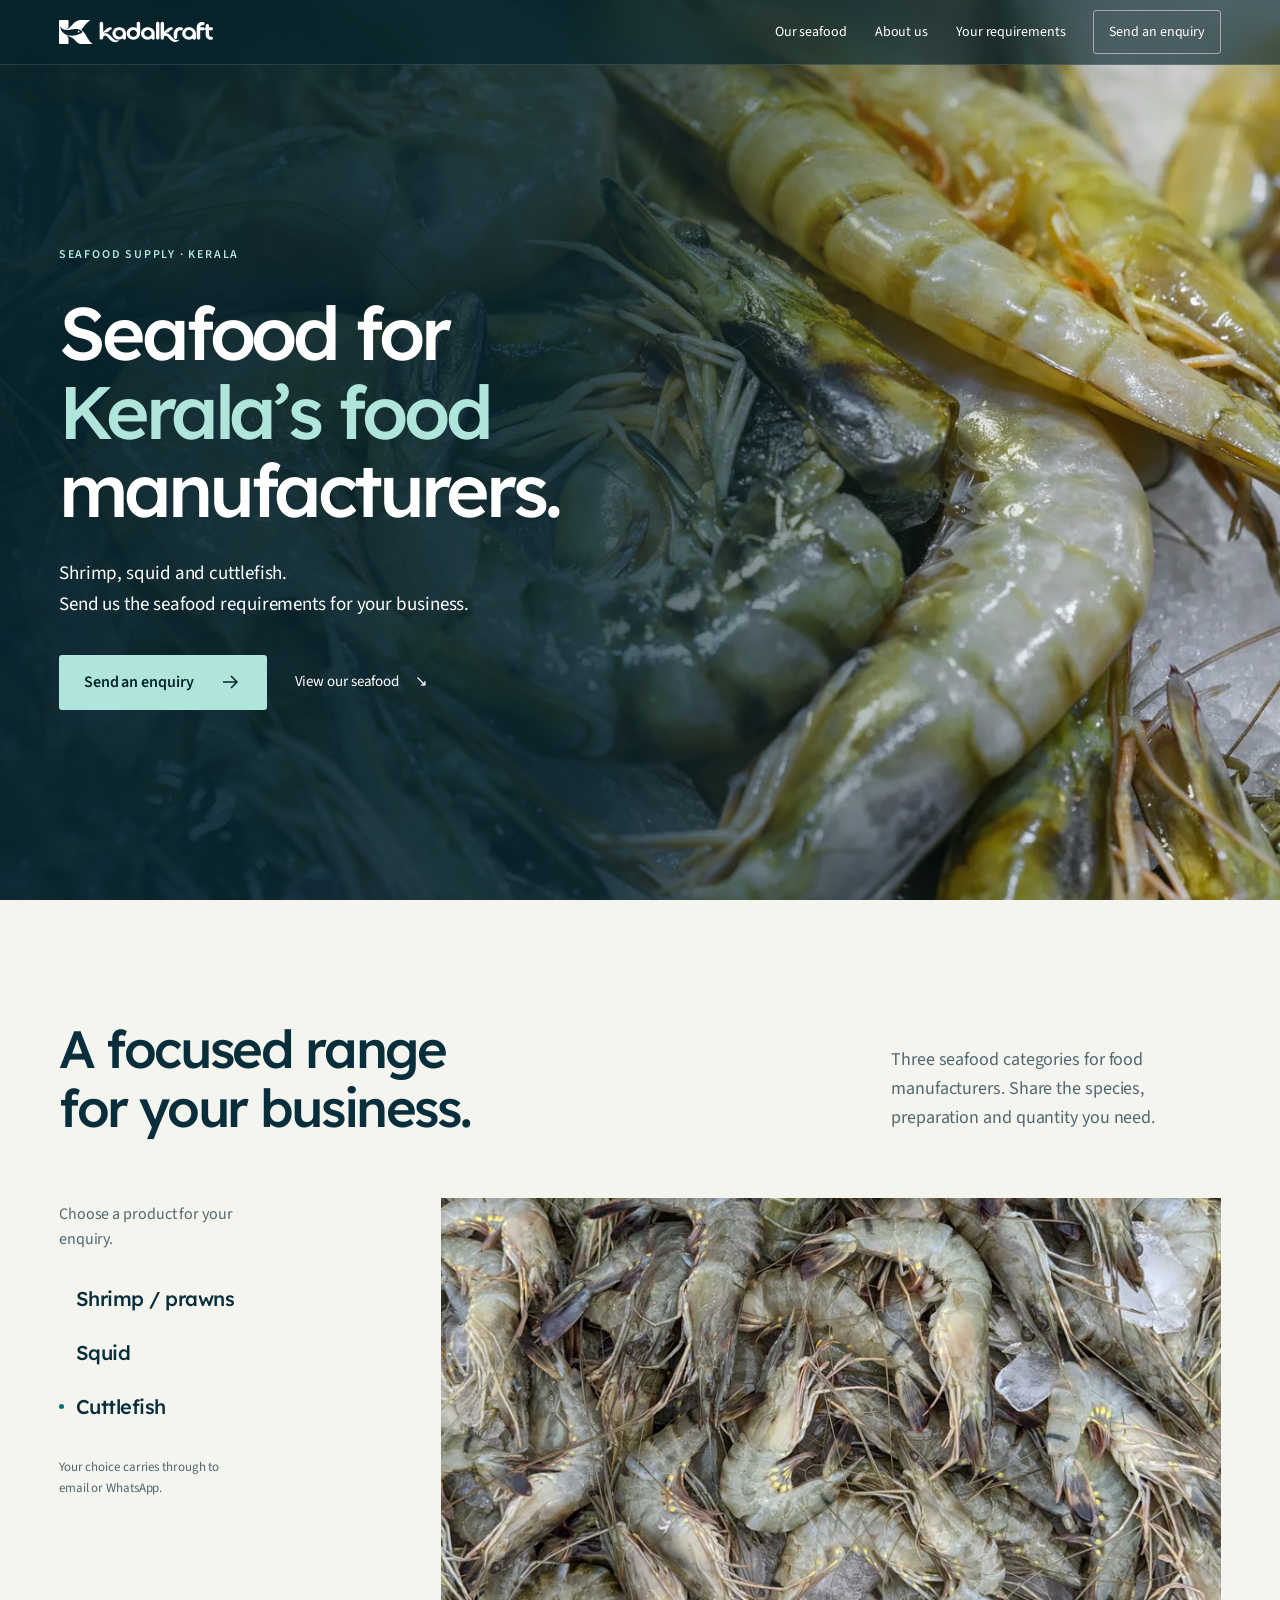
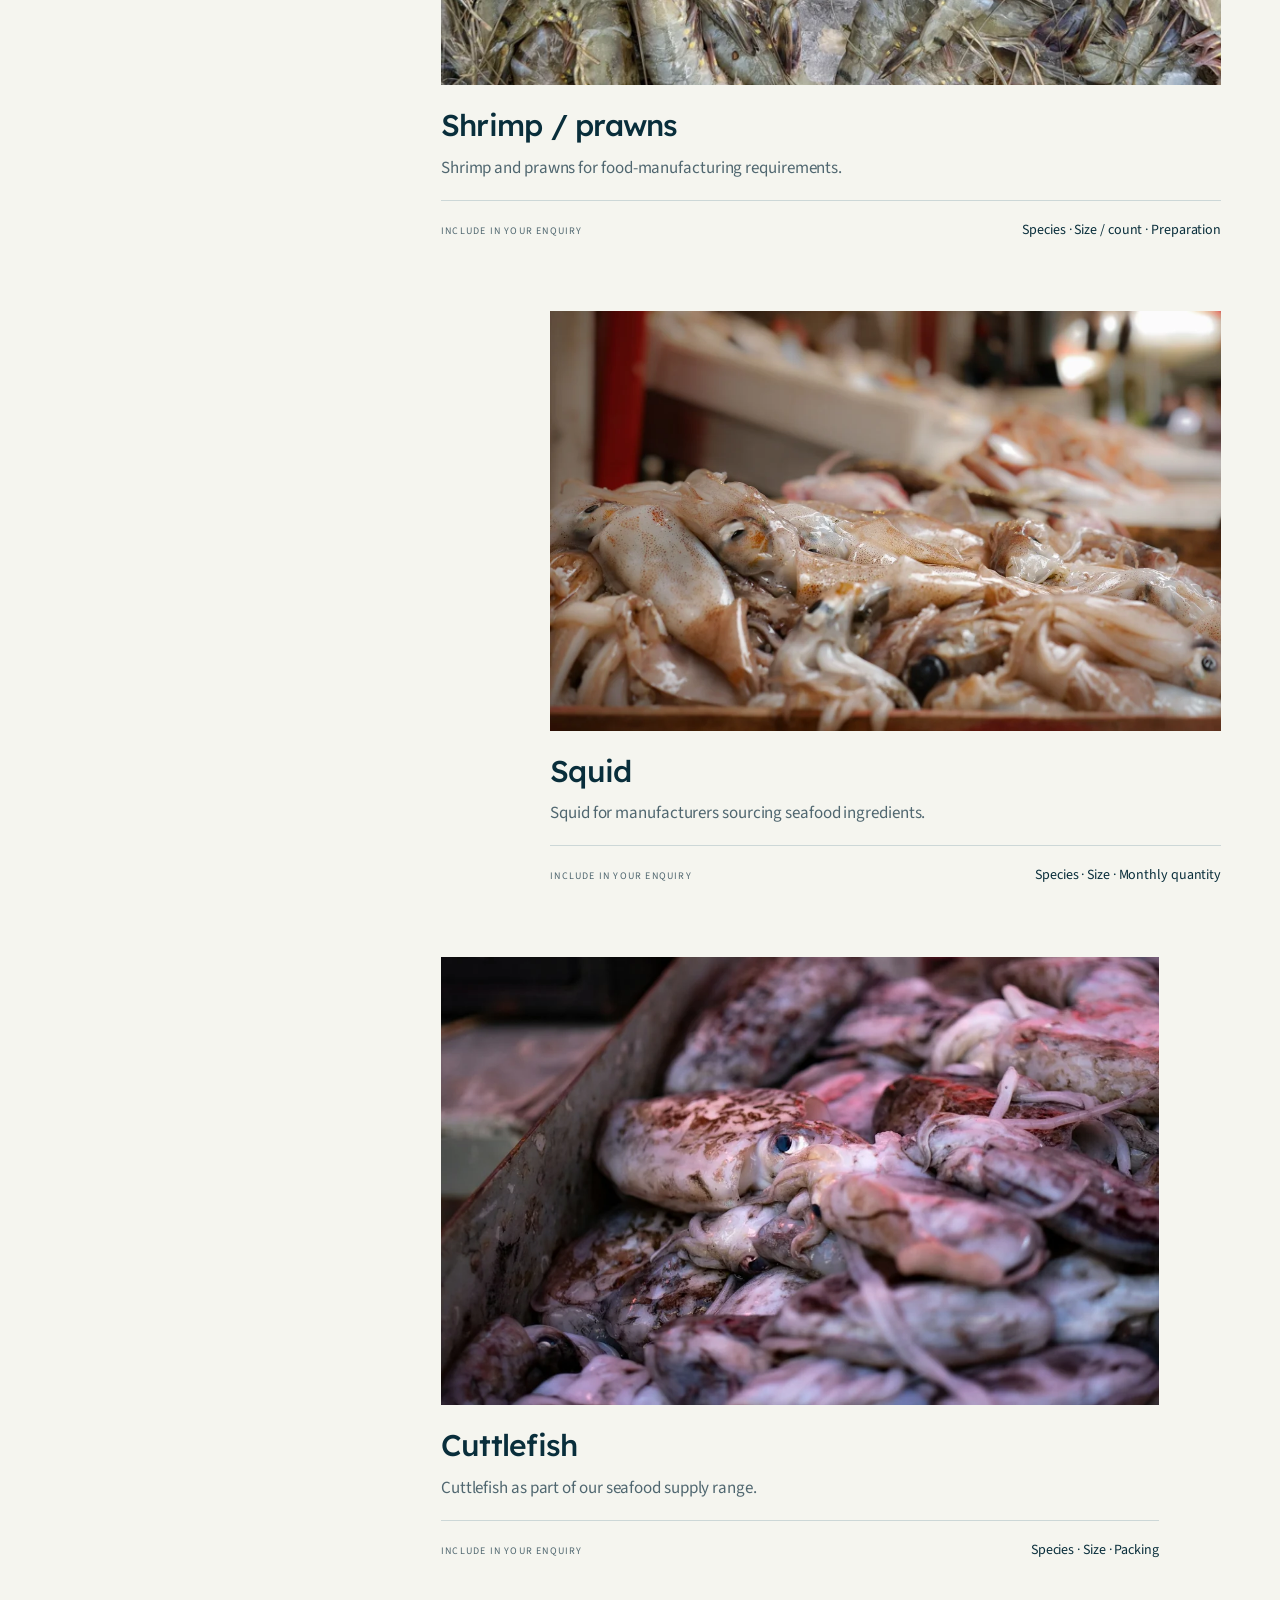
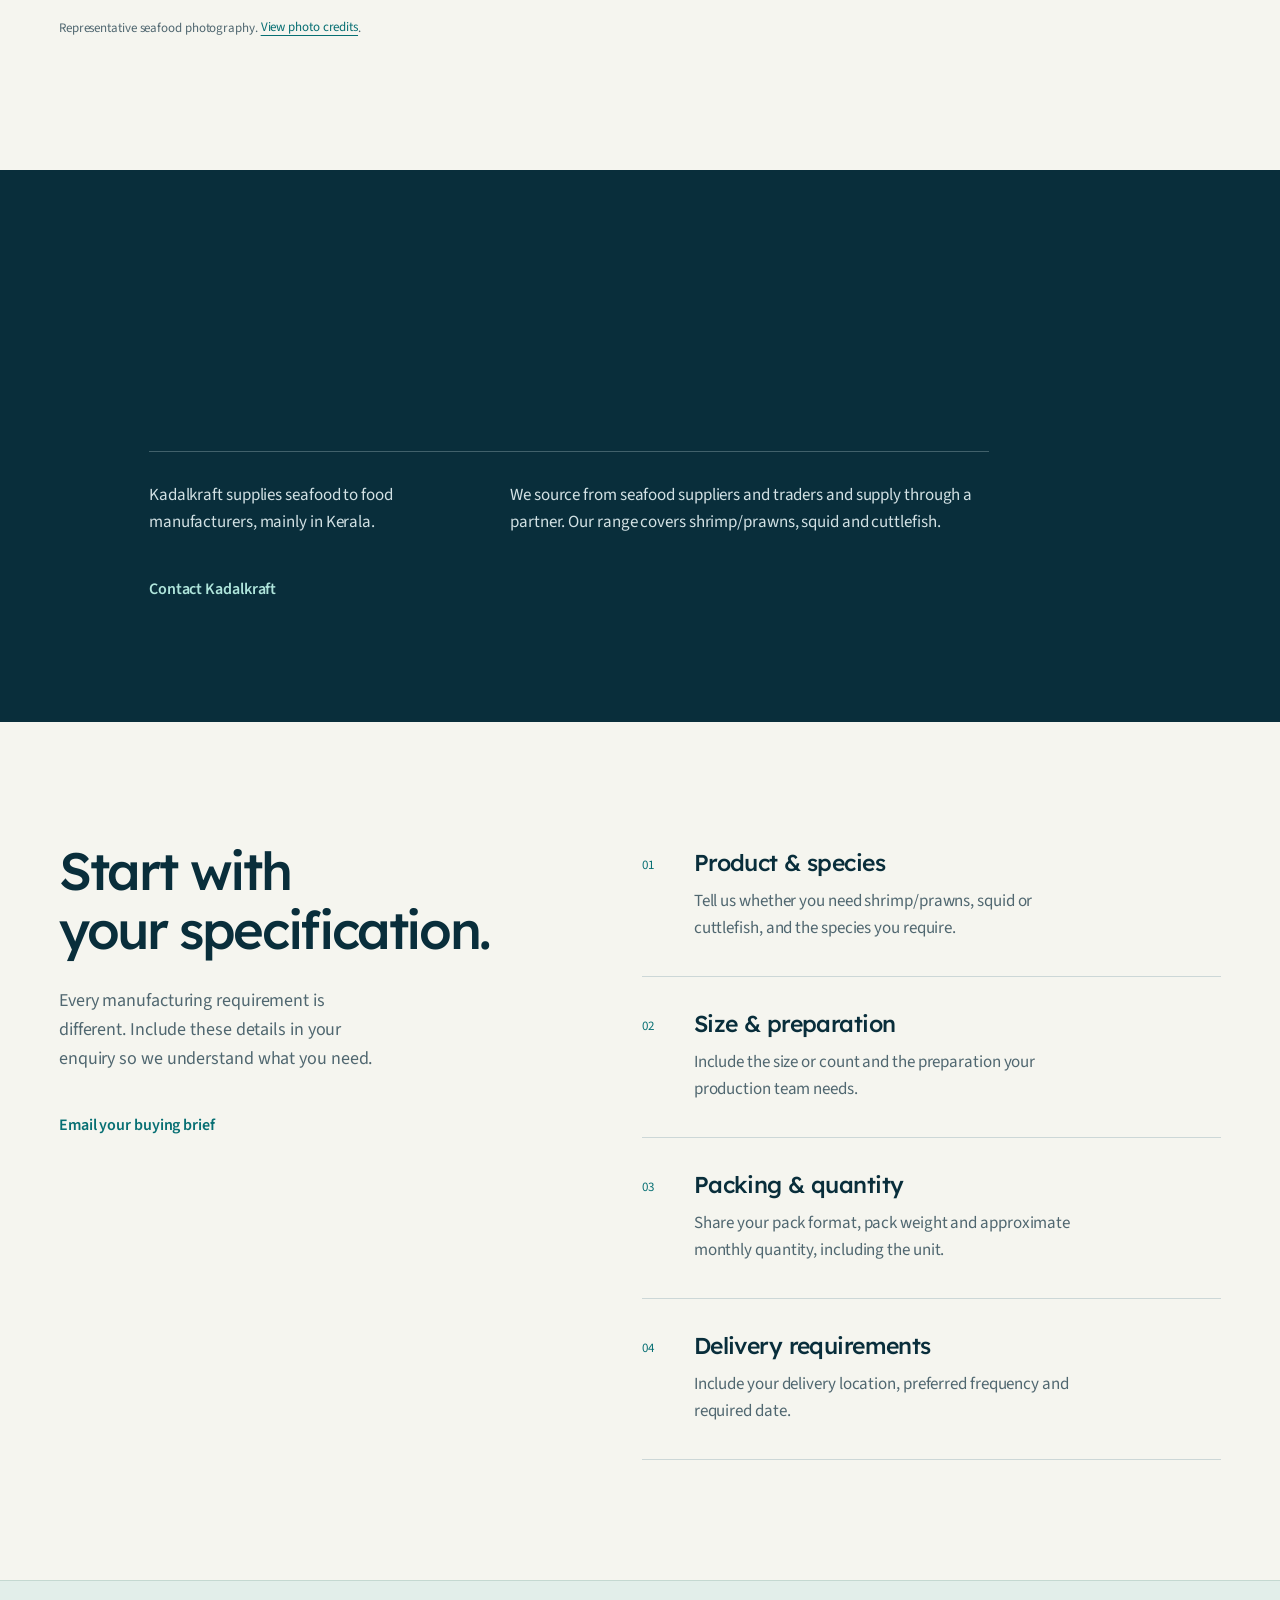
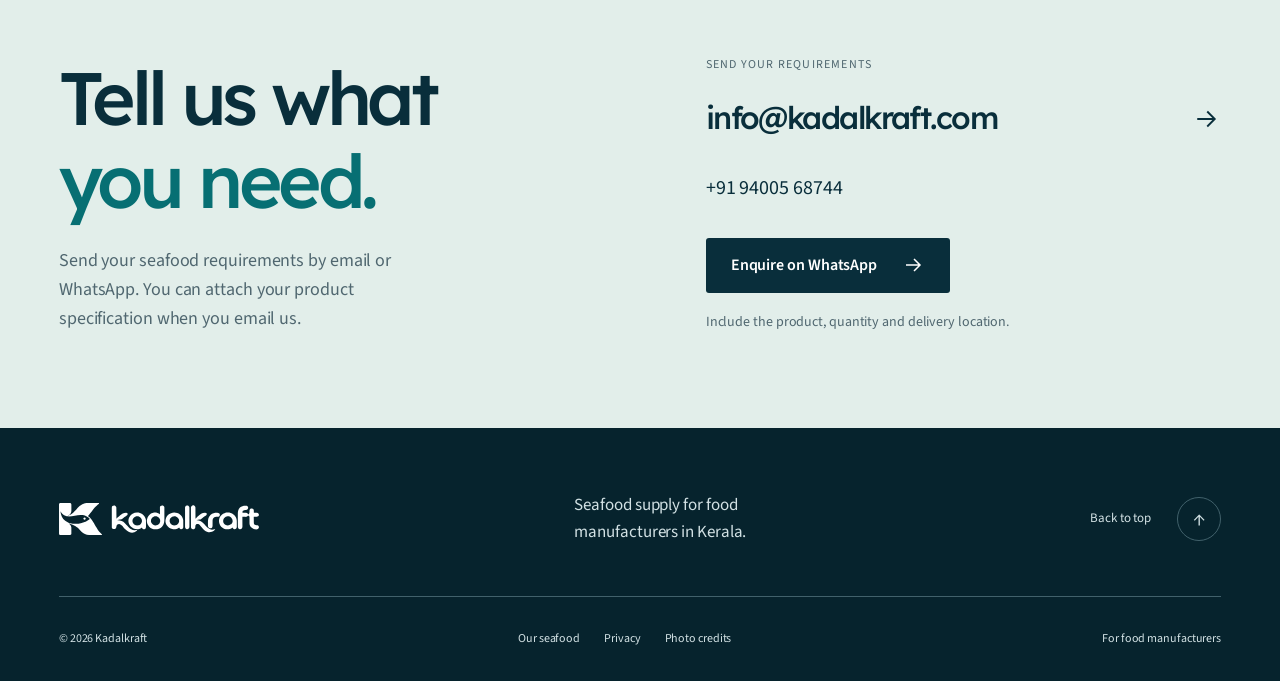
<file: index.html>
<!doctype html>
<html lang="en" data-mode="live">
<head>
<meta charset="utf-8"><meta name="viewport" content="width=device-width, initial-scale=1"><meta name="theme-color" content="#092e3b">
<title>Kadalkraft | Seafood supply for food manufacturers in Kerala</title>
<meta name="description" content="Kadalkraft supplies shrimp, squid and cuttlefish to food manufacturers, mainly in Kerala. Send us your product requirements.">
<meta property="og:type" content="website"><meta property="og:title" content="Kadalkraft | Seafood supply for food manufacturers in Kerala">
<meta property="og:description" content="Shrimp, squid and cuttlefish for food manufacturers, mainly in Kerala.">
<meta property="og:image" content="https://kadalkraft.com/assets/photography/hero-prawns-1600.webp"><meta property="og:url" content="https://kadalkraft.com/"><meta name="twitter:card" content="summary_large_image">
<link rel="canonical" href="https://kadalkraft.com/">
<link rel="icon" href="assets/favicon.ico" sizes="any"><link rel="apple-touch-icon" href="assets/avatar.png">
<script src="config.js"></script>
<link rel="preload" href="assets/fonts/lexend-latin-500.woff2" as="font" type="font/woff2" crossorigin>
<link rel="preload" href="assets/fonts/source-sans-3-latin.woff2" as="font" type="font/woff2" crossorigin>
<link rel="stylesheet" href="assets/scrollcraft/scrollcraft.css"><link rel="stylesheet" href="styles.css">
<script src="app.js" defer></script><script src="anim.js" defer></script><script src="assets/scrollcraft/scrollcraft.js" defer></script><script src="scrollcraft-page.js" defer></script>
<script type="application/ld+json">{"@context": "https://schema.org", "@type": "Organization", "name": "Kadalkraft", "url": "https://kadalkraft.com/", "email": "info@kadalkraft.com", "telephone": "+919400568744"}</script>

<link rel="preload" as="image" href="assets/photography/hero-prawns-1600.webp" imagesrcset="assets/photography/hero-prawns-900.webp 900w, assets/photography/hero-prawns-1600.webp 1600w, assets/photography/hero-prawns.webp 2400w" imagesizes="100vw">
</head>
<body><a class="skip-link" href="#main">Skip to content</a><header class="site-header home-header"><div class="container header-inner">
<a class="brand" href="index.html" aria-label="Kadalkraft home"><img class="logo-dark" src="assets/logo.svg" width="1017" height="180" alt="Kadalkraft"><img class="logo-light" src="assets/logo-white.svg" width="1017" height="180" alt="" aria-hidden="true"></a>
<a class="mobile-enquiry" href="index.html#enquiry">Enquire</a><button class="menu-toggle" type="button" aria-expanded="false" aria-controls="main-nav">Menu</button>
<nav id="main-nav" class="main-nav" aria-label="Main navigation"><a href="index.html#products">Our seafood</a><a href="index.html#about">About us</a><a href="index.html#specification">Your requirements</a><a class="button button-small" href="index.html#enquiry">Send an enquiry</a></nav>
</div></header>
<main id="main">
<section class="hero" id="home" aria-labelledby="hero-title">
<div class="hero-photograph"><img data-scroll-image src="assets/photography/hero-prawns-1600.webp" srcset="assets/photography/hero-prawns-900.webp 900w, assets/photography/hero-prawns-1600.webp 1600w, assets/photography/hero-prawns.webp 2400w" sizes="100vw" width="2400" height="1800" alt="Representative photograph of raw prawns on crushed ice" fetchpriority="high"></div>
<div class="container hero-inner"><div class="hero-copy"><p class="eyebrow hero-reveal">Seafood supply · Kerala</p><h1 id="hero-title" class="hero-reveal">Seafood for<br><span>Kerala’s food</span><br>manufacturers.</h1><p class="hero-description hero-reveal">Shrimp, squid and cuttlefish.<br>Send us the seafood requirements for your business.</p><div class="hero-actions hero-reveal"><a class="button button-light" href="#enquiry">Send an enquiry <svg viewBox="0 0 24 24" fill="none" aria-hidden="true"><path d="M5 12h14M13 6l6 6-6 6" stroke="currentColor" stroke-width="1.5"/></svg></a><a class="hero-secondary" href="#products">View our seafood <span aria-hidden="true">↘</span></a></div></div></div>
</section>

<section class="section products-section container" id="products" aria-labelledby="products-title"><div class="section-heading reveal"><div><h2 id="products-title">A focused range<br>for your business.</h2></div><p>Three seafood categories for food manufacturers. Share the species, preparation and quantity you need.</p></div>
<div class="catalogue"><aside class="catalogue-index"><p data-catalogue-prompt>Browse our seafood range.</p><nav aria-label="Seafood catalogue"><a href="#product-shrimp" data-enquiry-product="Shrimp / prawns">Shrimp / prawns</a><a href="#product-squid" data-enquiry-product="Squid">Squid</a><a href="#product-cuttlefish" data-enquiry-product="Cuttlefish">Cuttlefish</a></nav><p class="selection-hint" hidden>Your choice carries through to email or WhatsApp.</p></aside><div class="product-grid">
<article class="product-card" id="product-shrimp" data-sc-act="flow"><figure class="product-photo" data-sc-reveal="up" data-sc-reveal-at="0 .32"><img data-scroll-image src="assets/photography/shrimp.webp" width="900" height="1200" alt="Representative photograph of raw prawns on ice" loading="lazy"></figure><div class="product-title"><h3>Shrimp / prawns</h3></div><p>Shrimp and prawns for food-manufacturing requirements.</p><dl class="product-detail"><dt>Include in your enquiry</dt><dd>Species · Size / count · Preparation</dd></dl></article>
<article class="product-card" id="product-squid" data-sc-act="flow"><figure class="product-photo" data-sc-reveal="up" data-sc-reveal-at="0 .32"><img data-scroll-image src="assets/photography/squid.webp" width="1200" height="800" alt="Representative photograph of squid at a seafood market" loading="lazy"></figure><div class="product-title"><h3>Squid</h3></div><p>Squid for manufacturers sourcing seafood ingredients.</p><dl class="product-detail"><dt>Include in your enquiry</dt><dd>Species · Size · Monthly quantity</dd></dl></article>
<article class="product-card" id="product-cuttlefish" data-sc-act="flow"><figure class="product-photo product-photo-cuttlefish" data-sc-reveal="up" data-sc-reveal-at="0 .32"><img data-scroll-image src="assets/photography/cuttlefish.webp" width="1400" height="933" alt="Representative photograph of cuttlefish at a seafood market" loading="lazy"></figure><div class="product-title"><h3>Cuttlefish</h3></div><p>Cuttlefish as part of our seafood supply range.</p><dl class="product-detail"><dt>Include in your enquiry</dt><dd>Species · Size · Packing</dd></dl></article>
</div></div><p class="photo-note">Representative seafood photography. <a href="credits.html">View photo credits</a>.</p>
</section>
<section class="about-section" data-sc-act="flow" id="about" aria-labelledby="about-title"><div class="container about-grid"><div class="about-copy"><h2 id="about-title" data-sc-cue="0" data-sc-rise="0" data-sc-kinetic="lines">Seafood supply with<br>a focus on <span>food manufacturing.</span></h2><div class="about-details reveal"><p>Kadalkraft supplies seafood to food manufacturers, mainly in Kerala.</p><p>We source from seafood suppliers and traders and supply through a partner. Our range covers shrimp/prawns, squid and cuttlefish.</p></div><a class="text-link light-link reveal" href="#enquiry">Contact Kadalkraft</a></div></div></section>
<section class="section specification-section container" id="specification" aria-labelledby="spec-title"><div class="spec-intro"><h2 id="spec-title" class="reveal">Start with<br>your specification.</h2><p class="reveal">Every manufacturing requirement is different. Include these details in your enquiry so we understand what you need.</p><a class="text-link reveal" href="mailto:info@kadalkraft.com">Email your buying brief</a></div><ol class="spec-list">
<li class="reveal"><span class="spec-number" aria-hidden="true">01</span><div><h3>Product & species</h3><p>Tell us whether you need shrimp/prawns, squid or cuttlefish, and the species you require.</p></div></li>
<li class="reveal"><span class="spec-number" aria-hidden="true">02</span><div><h3>Size & preparation</h3><p>Include the size or count and the preparation your production team needs.</p></div></li>
<li class="reveal"><span class="spec-number" aria-hidden="true">03</span><div><h3>Packing & quantity</h3><p>Share your pack format, pack weight and approximate monthly quantity, including the unit.</p></div></li>
<li class="reveal"><span class="spec-number" aria-hidden="true">04</span><div><h3>Delivery requirements</h3><p>Include your delivery location, preferred frequency and required date.</p></div></li>
</ol></section>
<section class="enquiry-section" id="enquiry" aria-labelledby="enquiry-title"><div class="container"><div class="enquiry-grid"><div class="enquiry-copy"><h2 id="enquiry-title" class="reveal">Tell us what<br><span>you need.</span></h2><p class="reveal">Send your seafood requirements by email or WhatsApp. You can attach your product specification when you email us.</p></div><div class="enquiry-panel reveal"><div id="contact-fallback" class="contact-fallback"><p class="contact-label">Send your requirements</p><div class="selected-product" hidden><p aria-live="polite" id="selected-product-label"></p><button type="button" id="clear-product">Clear choice</button></div><a class="contact-email" href="mailto:info@kadalkraft.com">info@kadalkraft.com <svg viewBox="0 0 24 24" fill="none" aria-hidden="true"><path d="M5 12h14M13 6l6 6-6 6" stroke="currentColor" stroke-width="1.5"/></svg></a><a class="phone-link" href="tel:+919400568744">+91 94005 68744</a><a class="button whatsapp-button" href="https://wa.me/919400568744" target="_blank" rel="noopener noreferrer">Enquire on WhatsApp <svg viewBox="0 0 24 24" fill="none" aria-hidden="true"><path d="M5 12h14M13 6l6 6-6 6" stroke="currentColor" stroke-width="1.5"/></svg><span class="sr-only"> (opens a new tab)</span></a><p class="contact-note">Include the product, quantity and delivery location.</p></div><form id="enquiry-form" class="enquiry-form" hidden novalidate><h3>Send an enquiry</h3><p class="required-note">Fields marked * are required.</p><div class="error-summary" id="error-summary" role="alert" tabindex="-1" hidden></div><div class="form-grid"><div class="field"><label for="name">Name *</label><input id="name" name="name" type="text" autocomplete="name" maxlength="100" required aria-describedby="name-error"><p id="name-error" class="field-error" hidden></p></div><div class="field"><label for="company">Company *</label><input id="company" name="company" type="text" autocomplete="organization" maxlength="150" required aria-describedby="company-error"><p id="company-error" class="field-error" hidden></p></div><div class="field"><label for="phone">Phone</label><input id="phone" name="phone" type="tel" autocomplete="tel" maxlength="40" aria-describedby="phone-error"><p id="phone-error" class="field-error" hidden></p></div><div class="field"><label for="email">Email *</label><input id="email" name="email" type="email" autocomplete="email" maxlength="254" required aria-describedby="email-error"><p id="email-error" class="field-error" hidden></p></div>
    <div class="field full-width"><label for="product">Product needed *</label><select id="product" name="product" required aria-describedby="product-error"><option value="">Select the product you need</option><option>Shrimp / prawns</option><option>Squid</option><option>Cuttlefish</option><option>Multiple products</option></select><p id="product-error" class="field-error" hidden></p></div>
    <div class="field full-width"><label for="quantity">Approximate monthly quantity, with unit *</label><input id="quantity" name="quantity" required maxlength="100" aria-describedby="quantity-hint quantity-error"><p id="quantity-hint" class="field-hint">Enter the quantity and unit your business requires per month.</p><p id="quantity-error" class="field-error" hidden></p></div>
    <div class="field"><label for="location">Delivery location in Kerala *</label><input id="location" name="location" required maxlength="150" aria-describedby="location-error"><p id="location-error" class="field-error" hidden></p></div>
    <div class="field"><label for="frequency">Preferred delivery frequency</label><input id="frequency" name="frequency" maxlength="150" aria-describedby="frequency-error"><p id="frequency-error" class="field-error" hidden></p></div>
    <div class="field full-width"><label for="notes">Notes</label><textarea id="notes" name="notes" rows="4" maxlength="3000" aria-describedby="notes-hint notes-error"></textarea><p id="notes-hint" class="field-hint">Include preferred size/count, preparation, pack weight and required date.</p><p id="notes-error" class="field-error" hidden></p></div>
  </div><div class="honeypot" aria-hidden="true"><label for="website">Leave this field empty</label><input id="website" name="_gotcha" tabindex="-1" autocomplete="off"></div><button class="button" id="submit-enquiry" type="submit" disabled>Send enquiry</button><p class="form-privacy">Read our <a href="privacy.html">privacy information</a> before sending.</p><p id="form-status" class="form-status" role="status" aria-live="polite" data-form-state></p></form></div></div></div></section>
</main><footer class="site-footer"><div class="container"><div class="footer-main"><a class="footer-brand" href="index.html" aria-label="Kadalkraft home"><img src="assets/logo-white.svg" width="1017" height="180" alt="Kadalkraft"></a><p>Seafood supply for food<br>manufacturers in Kerala.</p><a class="back-top" href="#main">Back to top <span aria-hidden="true">↑</span></a></div><div class="footer-bottom"><p>© <span data-year>2026</span> Kadalkraft</p><nav aria-label="Footer navigation"><a href="index.html#products">Our seafood</a><a href="privacy.html">Privacy</a><a href="credits.html">Photo credits</a></nav><span>For food manufacturers</span></div></div></footer></body></html>
</file>
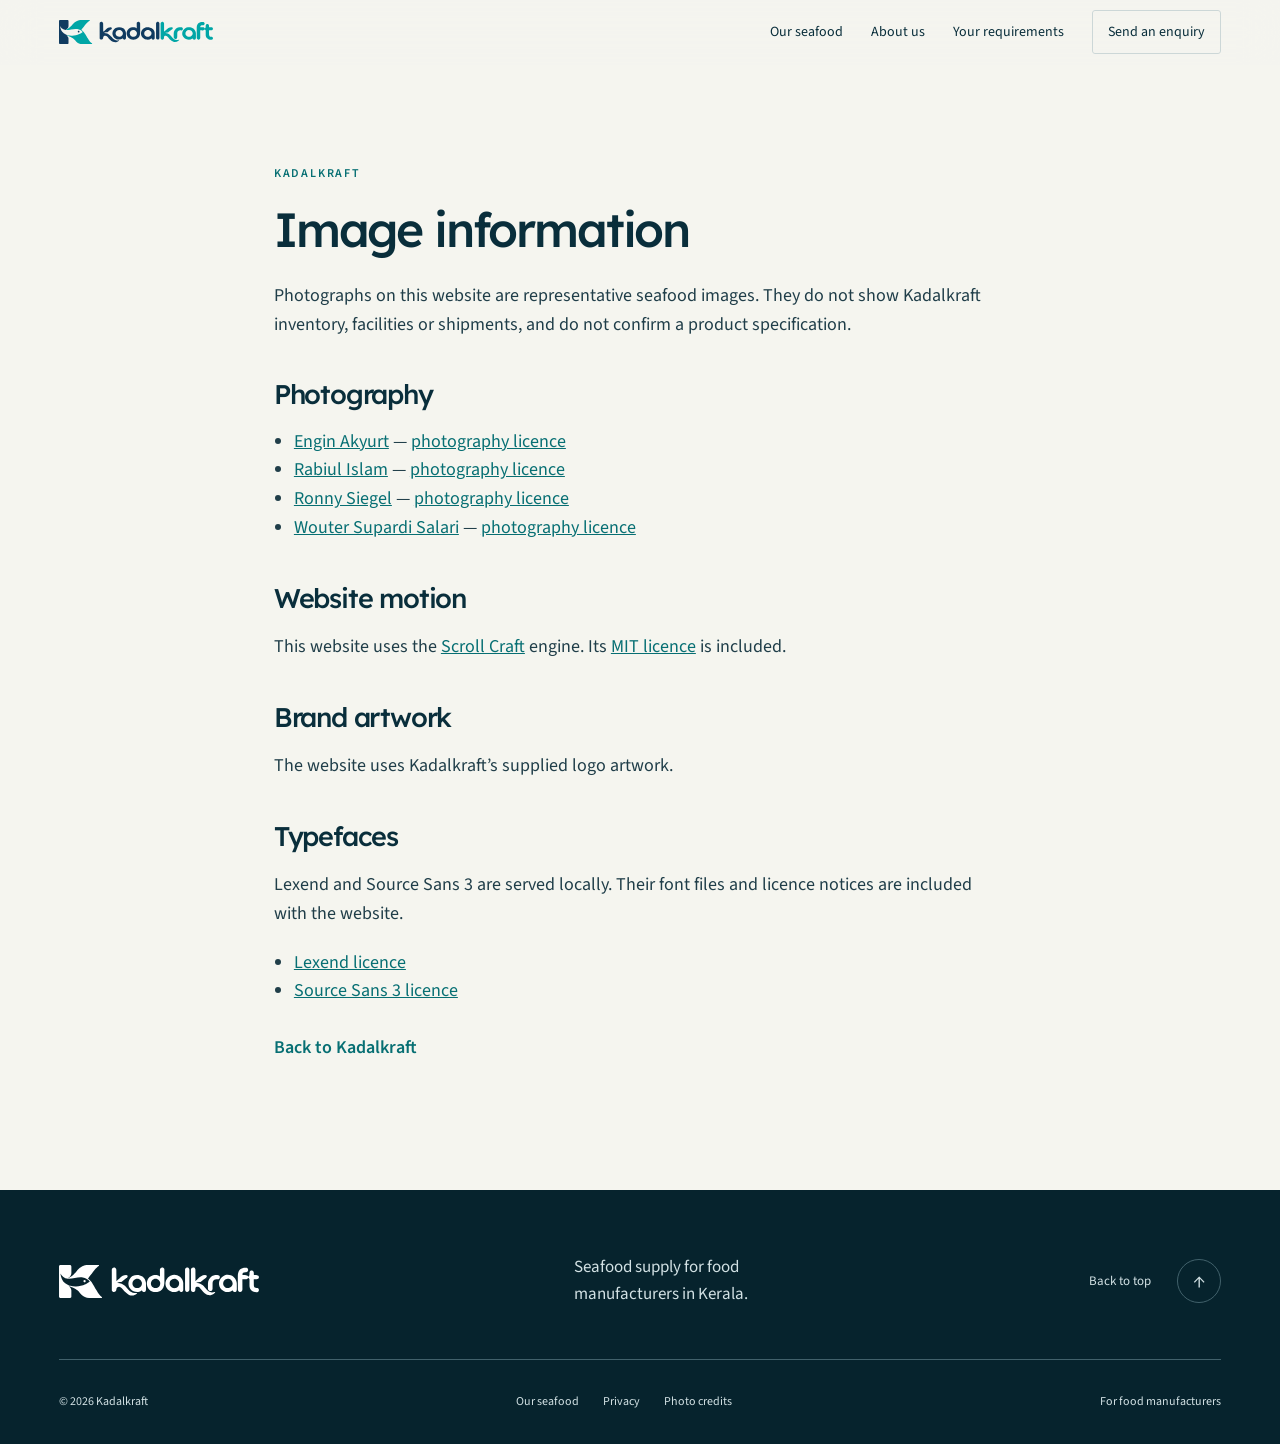
<file: credits.html>
<!doctype html>
<html lang="en" data-mode="live">
<head>
  <meta charset="utf-8">
  <meta name="viewport" content="width=device-width, initial-scale=1">
  <meta name="theme-color" content="#092e3b">
  <title>Image information | Kadalkraft</title>
  <meta name="description" content="Information about Kadalkraft brand artwork and typefaces.">
  <meta property="og:type" content="website">
  <meta property="og:title" content="Image information | Kadalkraft">
  <meta property="og:description" content="Information about Kadalkraft brand artwork and typefaces.">
  <meta property="og:image" content="https://kadalkraft.com/assets/avatar.png">
  <meta property="og:url" content="https://kadalkraft.com/credits.html">
  <meta name="twitter:card" content="summary">
  <link rel="canonical" href="https://kadalkraft.com/credits.html">
  <link rel="icon" href="assets/favicon.ico" sizes="any">
  <link rel="apple-touch-icon" href="assets/avatar.png">
  <script src="config.js"></script>
  <link rel="preload" href="assets/fonts/lexend-latin-500.woff2" as="font" type="font/woff2" crossorigin>
  <link rel="preload" href="assets/fonts/source-sans-3-latin.woff2" as="font" type="font/woff2" crossorigin>
  <link rel="stylesheet" href="styles.css">
  <script src="app.js" defer></script><script src="anim.js" defer></script>
</head>
<body>
<a class="skip-link" href="#main">Skip to content</a>

<header class="site-header"><div class="container header-inner">
<a class="brand" href="index.html" aria-label="Kadalkraft home"><img src="assets/logo.svg" width="1017" height="180" alt="Kadalkraft"></a>
<a class="mobile-enquiry" href="index.html#enquiry">Enquire</a><button class="menu-toggle" type="button" aria-expanded="false" aria-controls="main-nav">Menu</button>
<nav id="main-nav" class="main-nav" aria-label="Main navigation"><a href="index.html#products">Our seafood</a><a href="index.html#about">About us</a><a href="index.html#specification">Your requirements</a><a class="button button-small" href="index.html#enquiry">Send an enquiry</a></nav>
</div></header>
<main id="main" class="container legal-page"><p class="eyebrow">Kadalkraft</p><h1>Image information</h1><p>Photographs on this website are representative seafood images. They do not show Kadalkraft inventory, facilities or shipments, and do not confirm a product specification.</p><h2>Photography</h2><ul><li><a href="https://unsplash.com/photos/fresh-raw-shrimp-piled-on-ice-qP8zLRp4uf0">Engin Akyurt</a> — <a href="https://unsplash.com/license">photography licence</a></li><li><a href="https://www.pexels.com/photo/gray-shrimps-with-ice-12417979/">Rabiul Islam</a> — <a href="https://www.pexels.com/license/">photography licence</a></li><li><a href="https://www.pexels.com/photo/close-up-shot-of-squid-in-the-market-9995821/">Ronny Siegel</a> — <a href="https://www.pexels.com/license/">photography licence</a></li><li><a href="https://unsplash.com/photos/a-box-filled-with-lots-of-cut-up-fish-EcWVExidGx0">Wouter Supardi Salari</a> — <a href="https://unsplash.com/license">photography licence</a></li></ul><h2>Website motion</h2><p>This website uses the <a href="https://github.com/nateherkai/scroll-craft">Scroll Craft</a> engine. Its <a href="assets/scrollcraft/LICENSE">MIT licence</a> is included.</p><h2>Brand artwork</h2><p>The website uses Kadalkraft’s supplied logo artwork.</p><h2>Typefaces</h2><p>Lexend and Source Sans 3 are served locally. Their font files and licence notices are included with the website.</p><ul><li><a href="assets/fonts/Lexend-OFL.txt">Lexend licence</a></li><li><a href="assets/fonts/Source-Sans-3-OFL.txt">Source Sans 3 licence</a></li></ul><p><a class="text-link" href="index.html">Back to Kadalkraft</a></p></main>
<footer class="site-footer"><div class="container"><div class="footer-main"><a class="footer-brand" href="index.html" aria-label="Kadalkraft home"><img src="assets/logo-white.svg" width="1017" height="180" alt="Kadalkraft"></a><p>Seafood supply for food<br>manufacturers in Kerala.</p><a class="back-top" href="#main">Back to top <span aria-hidden="true">↑</span></a></div><div class="footer-bottom"><p>© <span data-year>2026</span> Kadalkraft</p><nav aria-label="Footer navigation"><a href="index.html#products">Our seafood</a><a href="privacy.html">Privacy</a><a href="credits.html">Photo credits</a></nav><span>For food manufacturers</span></div></div></footer>
</body>
</html>
</file>
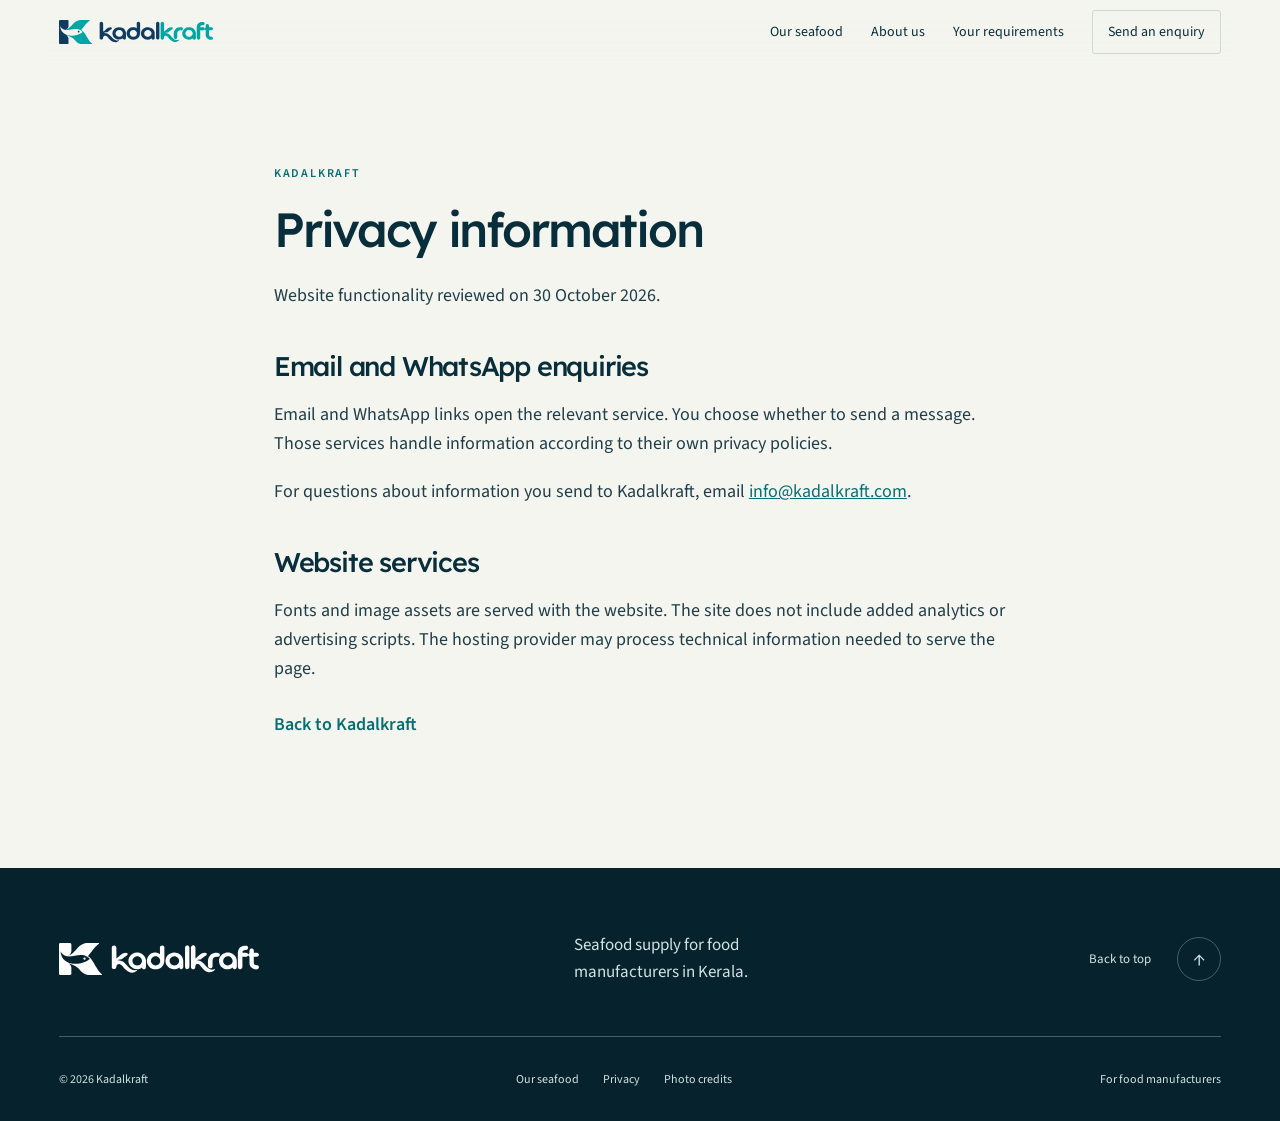
<file: privacy.html>
<!doctype html>
<html lang="en" data-mode="live">
<head>
  <meta charset="utf-8">
  <meta name="viewport" content="width=device-width, initial-scale=1">
  <meta name="theme-color" content="#092e3b">
  <title>Privacy | Kadalkraft</title>
  <meta name="description" content="Information about enquiries and website services.">
  <meta property="og:type" content="website">
  <meta property="og:title" content="Privacy | Kadalkraft">
  <meta property="og:description" content="Information about enquiries and website services.">
  <meta property="og:image" content="https://kadalkraft.com/assets/avatar.png">
  <meta property="og:url" content="https://kadalkraft.com/privacy.html">
  <meta name="twitter:card" content="summary">
  <link rel="canonical" href="https://kadalkraft.com/privacy.html">
  <link rel="icon" href="assets/favicon.ico" sizes="any">
  <link rel="apple-touch-icon" href="assets/avatar.png">
  <script src="config.js"></script>
  <link rel="preload" href="assets/fonts/lexend-latin-500.woff2" as="font" type="font/woff2" crossorigin>
  <link rel="preload" href="assets/fonts/source-sans-3-latin.woff2" as="font" type="font/woff2" crossorigin>
  <link rel="stylesheet" href="styles.css">
  <script src="app.js" defer></script><script src="anim.js" defer></script>
</head>
<body>
<a class="skip-link" href="#main">Skip to content</a>

<header class="site-header"><div class="container header-inner">
<a class="brand" href="index.html" aria-label="Kadalkraft home"><img src="assets/logo.svg" width="1017" height="180" alt="Kadalkraft"></a>
<a class="mobile-enquiry" href="index.html#enquiry">Enquire</a><button class="menu-toggle" type="button" aria-expanded="false" aria-controls="main-nav">Menu</button>
<nav id="main-nav" class="main-nav" aria-label="Main navigation"><a href="index.html#products">Our seafood</a><a href="index.html#about">About us</a><a href="index.html#specification">Your requirements</a><a class="button button-small" href="index.html#enquiry">Send an enquiry</a></nav>
</div></header>
<main id="main" class="container legal-page"><p class="eyebrow">Kadalkraft</p><h1>Privacy information</h1><p>Website functionality reviewed on 30 October 2026.</p><section><h2>Email and WhatsApp enquiries</h2><p>Email and WhatsApp links open the relevant service. You choose whether to send a message. Those services handle information according to their own privacy policies.</p><p>For questions about information you send to Kadalkraft, email <a href="mailto:info@kadalkraft.com">info@kadalkraft.com</a>.</p></section><section id="form-privacy-details" data-endpoint-only hidden><h2>Online enquiries</h2><p>The enquiry form sends the name, company, contact details and requirements you enter to the configured enquiry service. It does not store those entries in browser storage.</p></section><section><h2>Website services</h2><p>Fonts and image assets are served with the website. The site does not include added analytics or advertising scripts. The hosting provider may process technical information needed to serve the page.</p></section><p><a class="text-link" href="index.html">Back to Kadalkraft</a></p></main>
<footer class="site-footer"><div class="container"><div class="footer-main"><a class="footer-brand" href="index.html" aria-label="Kadalkraft home"><img src="assets/logo-white.svg" width="1017" height="180" alt="Kadalkraft"></a><p>Seafood supply for food<br>manufacturers in Kerala.</p><a class="back-top" href="#main">Back to top <span aria-hidden="true">↑</span></a></div><div class="footer-bottom"><p>© <span data-year>2026</span> Kadalkraft</p><nav aria-label="Footer navigation"><a href="index.html#products">Our seafood</a><a href="privacy.html">Privacy</a><a href="credits.html">Photo credits</a></nav><span>For food manufacturers</span></div></div></footer>
</body>
</html>
</file>
<file: assets/scrollcraft/scrollcraft.css>
/* ============================================================================
   scrollcraft.css: the taste floor
   ----------------------------------------------------------------------------
   Two layers, and the split matters:

     TOKENS   what you override per brand. Colour roles, the type ramp, the
              spacing scale, elevation, motion. A brand is ~12 values.
     DEVICES  what the engine drives. Do not restyle these to taste; they are
              the mechanism. Style your own markup instead.

   Nothing here draws a "component". There are no card, badge, or pill classes,
   because a stylesheet that ships those is how every page built on it ends up
   with the same shapes. You get a floor and a vocabulary; the composition is
   yours.
   ========================================================================== */

/* ---------------------------------------------------------------- tokens -- */
:root {
  /* --- colour roles. Override these six and the page is rebranded. -------- */
  --sc-canvas:      #08090b;   /* the page ground. Drift interpolates this.   */
  --sc-surface:     #101217;   /* anything raised off the ground             */
  --sc-ink:         #f4f2ef;   /* primary text                               */
  --sc-ink-soft:    #9a9ba1;   /* secondary text. Tinted, never flat gray.   */
  --sc-accent:      #d8ff3e;   /* ONE accent. It owns a region, not confetti. */
  --sc-accent-ink:  #08090b;   /* text that sits on the accent               */

  --sc-hairline:    color-mix(in oklab, var(--sc-ink) 12%, transparent);
  --sc-hairline-strong: color-mix(in oklab, var(--sc-ink) 22%, transparent);

  /* --- type. Two families max. Display carries voice, text carries prose. - */
  --sc-font-display: "Instrument Sans", "Geist", system-ui, sans-serif;
  --sc-font-text:    "Geist", system-ui, sans-serif;
  --sc-font-mono:    "Geist Mono", ui-monospace, monospace;

  /* Fluid ramp. Tracking tightens as size grows because a face set at 6rem
     with 0 tracking reads loose; this is optical correction, not decoration. */
  --sc-t-xs:   clamp(0.75rem, 0.72rem + 0.15vw, 0.82rem);
  --sc-t-sm:   clamp(0.875rem, 0.84rem + 0.18vw, 0.95rem);
  --sc-t-base: clamp(1rem, 0.96rem + 0.22vw, 1.125rem);
  --sc-t-lg:   clamp(1.2rem, 1.1rem + 0.5vw, 1.5rem);
  --sc-t-xl:   clamp(1.6rem, 1.35rem + 1.2vw, 2.25rem);
  --sc-t-2xl:  clamp(2.1rem, 1.6rem + 2.4vw, 3.4rem);
  --sc-t-3xl:  clamp(2.8rem, 1.9rem + 4.2vw, 5rem);
  --sc-t-4xl:  clamp(3.4rem, 1.9rem + 6.6vw, 7.5rem);

  --sc-track-tight:  -0.035em;
  --sc-track-snug:   -0.02em;
  --sc-track-normal: -0.005em;
  --sc-track-wide:    0.08em;

  --sc-leading-none: 0.94;
  --sc-leading-tight: 1.06;
  --sc-leading-body: 1.62;

  --sc-measure: 62ch;

  /* --- space. 4px base: the useful middle steps an 8-only scale misses. --- */
  --sc-1: 0.25rem;  --sc-2: 0.5rem;   --sc-3: 0.75rem;  --sc-4: 1rem;
  --sc-5: 1.5rem;   --sc-6: 2rem;     --sc-7: 3rem;     --sc-8: 4rem;
  --sc-9: 6rem;     --sc-10: 8rem;    --sc-11: 12rem;

  /* Section rhythm is fluid so a phone doesn't inherit desktop air. */
  --sc-section: clamp(4.5rem, 9vw, 11rem);
  --sc-gutter:  clamp(1.25rem, 5vw, 5.5rem);
  --sc-maxw:    82rem;

  /* --- radius. Pick one scale for the page and hold it. ------------------- */
  --sc-r-sm: 6px;  --sc-r-md: 12px;  --sc-r-lg: 20px;  --sc-r-pill: 999px;

  /* --- elevation. Every shadow has an offset AND a soft blur, and is tinted
         to the canvas hue. A zero-offset coloured halo is decoration, not
         depth, so there isn't one here. ---------------------------------- */
  --sc-shadow-color: 220 40% 2%;
  --sc-e1: 0 1px 2px hsl(var(--sc-shadow-color) / 0.28),
           0 2px 6px -1px hsl(var(--sc-shadow-color) / 0.20);
  --sc-e2: 0 2px 4px hsl(var(--sc-shadow-color) / 0.24),
           0 8px 18px -4px hsl(var(--sc-shadow-color) / 0.30);
  --sc-e3: 0 4px 8px hsl(var(--sc-shadow-color) / 0.22),
           0 18px 40px -8px hsl(var(--sc-shadow-color) / 0.38),
           0 48px 90px -24px hsl(var(--sc-shadow-color) / 0.30);

  /* Edge light: a 1px top highlight sells a raised surface better than any
     amount of blur, because real raised things catch light on their lip. */
  --sc-edge: inset 0 1px 0 color-mix(in oklab, var(--sc-ink) 10%, transparent);

  /* --- motion. Built-in CSS easings are too weak for UI. ------------------ */
  --sc-ease-out:    cubic-bezier(0.23, 1, 0.32, 1);
  --sc-ease-in-out: cubic-bezier(0.77, 0, 0.175, 1);
  --sc-ease-drawer: cubic-bezier(0.32, 0.72, 0, 1);
  --sc-d-fast: 160ms;  --sc-d-base: 240ms;  --sc-d-slow: 420ms;

  --sc-z-stage: 1; --sc-z-copy: 20; --sc-z-chrome: 60;
}

/* --------------------------------------------------------------- reset -- */
*, *::before, *::after { box-sizing: border-box; }
html { -webkit-text-size-adjust: 100%; scroll-behavior: smooth; }
@media (prefers-reduced-motion: reduce) { html { scroll-behavior: auto; } }

body {
  margin: 0;
  background: var(--sc-canvas);
  color: var(--sc-ink);
  font-family: var(--sc-font-text);
  font-size: var(--sc-t-base);
  line-height: var(--sc-leading-body);
  letter-spacing: var(--sc-track-normal);
  -webkit-font-smoothing: antialiased;
  text-rendering: optimizeLegibility;
  font-synthesis-weight: none;
  overflow-x: clip;
}
img, video, canvas, svg { display: block; max-width: 100%; }
button, input, select, textarea { font: inherit; color: inherit; }

/* ------------------------------------------------- the browser surfaces --
   The parts you did not draw still carry the design. Selection, caret, focus
   ring, scrollbar and tabular numerals all ship with defaults that belong to no
   design system. Theming them is the cheapest signal that a page was built
   rather than assembled, and it is the step that gets skipped most reliably. */
::selection { background: var(--sc-accent); color: var(--sc-accent-ink); }
:root { caret-color: var(--sc-accent); accent-color: var(--sc-accent); }
:focus-visible {
  outline: 2px solid var(--sc-accent);
  outline-offset: 3px;
  border-radius: var(--sc-r-sm);
}
:where(a) { color: inherit; text-decoration-thickness: 1px; text-underline-offset: 0.22em; }
@supports (scrollbar-color: auto) {
  html { scrollbar-color: color-mix(in oklab, var(--sc-ink) 26%, transparent) transparent; scrollbar-width: thin; }
}
:where(table, .sc-nums, [data-sc-count]) { font-variant-numeric: tabular-nums; }

/* ----------------------------------------------------------- typography -- */
.sc-display {
  font-family: var(--sc-font-display);
  font-weight: 500;
  line-height: var(--sc-leading-none);
  letter-spacing: var(--sc-track-tight);
  text-wrap: balance;
  margin: 0;
}
.sc-display--xl { font-size: var(--sc-t-4xl); }
.sc-display--lg { font-size: var(--sc-t-3xl); }
.sc-display--md { font-size: var(--sc-t-2xl); letter-spacing: var(--sc-track-snug); }
.sc-lede {
  font-size: var(--sc-t-lg);
  line-height: 1.44;
  letter-spacing: var(--sc-track-snug);
  color: var(--sc-ink);
  max-width: 46ch;
  text-wrap: pretty;
  margin: 0;
}
.sc-body { max-width: var(--sc-measure); color: var(--sc-ink-soft); text-wrap: pretty; margin: 0; }
.sc-label {
  font-family: var(--sc-font-mono);
  font-size: var(--sc-t-xs);
  letter-spacing: var(--sc-track-wide);
  text-transform: uppercase;
  color: var(--sc-ink-soft);
}

/* ---------------------------------------------------------------- layout -- */
.sc-wrap { width: 100%; max-width: var(--sc-maxw); margin-inline: auto; padding-inline: var(--sc-gutter); }
.sc-section { padding-block: var(--sc-section); }
/* More space above a heading than below it: the gap belongs to the boundary,
   not to the pair. */
.sc-stack > * + * { margin-top: var(--sc-4); }
.sc-stack > :is(h1,h2,h3) { margin-top: var(--sc-7); }
.sc-stack > :is(h1,h2,h3):first-child { margin-top: 0; }
.sc-rule { height: 1px; border: 0; background: var(--sc-hairline); margin: 0; }

/* =============================================================== DEVICES ==
   Driven by the engine. Restyle your own markup, not these.                */

.sc-act--pinned { position: relative; }
.sc-stage {
  position: sticky; top: 0;
  height: 100vh; height: 100svh;
  overflow: clip;
  z-index: var(--sc-z-stage);
}

/* scrub / sequence media */
.sc-stage :is(video[data-sc-scrub], canvas[data-sc-sequence], .sc-stage__poster) {
  position: absolute; inset: 0;
  width: 100%; height: 100%;
  object-fit: cover;
}
video[data-sc-scrub] { opacity: 0; transition: opacity 380ms var(--sc-ease-out); }
.sc-has-clip video[data-sc-scrub] { opacity: 1; }
/* The poster is a live frame-holder, not a placeholder: it stays up until a
   real video frame has painted, which is what stops the blank-stage flash. */
.sc-stage__poster { z-index: 0; transition: opacity 380ms var(--sc-ease-out); }
.sc-has-clip .sc-stage__poster { opacity: 0; }

/* A scrim only where text sits. A full-frame darkening layer flattens the
   image everywhere to fix contrast in one corner. */
.sc-scrim {
  position: absolute; inset: 0; pointer-events: none; z-index: 1;
  background: linear-gradient(
    var(--sc-scrim-angle, 180deg),
    color-mix(in oklab, var(--sc-canvas) var(--sc-scrim-a, 78%), transparent) 0%,
    color-mix(in oklab, var(--sc-canvas) 30%, transparent) 42%,
    transparent 68%);
}
/* Point the scrim at the copy. A scrim gradient that darkens the top while the
   copy sits at the bottom fixes contrast nowhere and flattens the image
   everywhere, which is the most common way text-over-video goes wrong. */
.sc-scrim--bottom { --sc-scrim-angle: 0deg; }
.sc-scrim--left   { --sc-scrim-angle: 90deg; }
.sc-scrim--right  { --sc-scrim-angle: 270deg; }

/* Corner scrims, for copy anchored to a corner. An edge gradient has to darken
   a whole band across the frame to cover one corner; a corner gradient puts the
   density where the text is and leaves the rest of the image alone. Pair with
   .sc-copy--lead / .sc-copy--trail. */
.sc-scrim--lead {
  background: linear-gradient(to top right,
    color-mix(in oklab, var(--sc-canvas) 94%, transparent) 0%,
    color-mix(in oklab, var(--sc-canvas) 72%, transparent) 30%,
    color-mix(in oklab, var(--sc-canvas) 30%, transparent) 52%,
    transparent 72%);
}
.sc-scrim--trail {
  background: linear-gradient(to top left,
    color-mix(in oklab, var(--sc-canvas) 94%, transparent) 0%,
    color-mix(in oklab, var(--sc-canvas) 72%, transparent) 30%,
    color-mix(in oklab, var(--sc-canvas) 30%, transparent) 52%,
    transparent 72%);
}
/* A band across the bottom, for copy that spans the full width of the frame.
   That is what both corner anchors become below 860px, and it is also the right
   shape whenever the copy block is wider than a corner. */
.sc-scrim--band {
  background: linear-gradient(to top,
    color-mix(in oklab, var(--sc-canvas) 94%, transparent) 0%,
    color-mix(in oklab, var(--sc-canvas) 74%, transparent) 22%,
    color-mix(in oklab, var(--sc-canvas) 30%, transparent) 42%,
    transparent 58%);
}
.sc-scrim--vignette {
  background: radial-gradient(120% 90% at 50% 45%, transparent 40%,
              color-mix(in oklab, var(--sc-canvas) 70%, transparent) 100%);
}

/* copy over a stage.
   max-width is in rem, never ch. A `ch` on this container resolves against the
   CONTAINER's font-size (body size), not the display size of the heading inside
   it, so `max-width: 20ch` here silently produces a ~180px column and wraps a
   hero headline to six lines. Set a ch measure on the text element itself. */
.sc-copy {
  position: absolute; z-index: var(--sc-z-copy);
  inset-inline: var(--sc-gutter);
  max-width: min(46rem, 76vw);
  will-change: opacity, transform;
}
.sc-copy--lead   { left: var(--sc-gutter); bottom: clamp(3rem, 12vh, 9rem); }
/* inset-inline FIRST. It is the shorthand for left+right, so declaring it after
   `left: 50%` resets left to auto and the block drifts off the left edge. */
.sc-copy--center { inset-inline: auto; left: 50%; top: 50%; translate: -50% -50%; text-align: center; }
.sc-copy--trail  { inset-inline: auto; right: var(--sc-gutter); bottom: clamp(3rem, 12vh, 9rem); text-align: right; }

/* cue defaults: the engine writes opacity/transform inline, these are the
   pre-paint state so nothing flashes before the first read() */
[data-sc-cue] { opacity: 0; will-change: opacity, transform; }
.sc-ready [data-sc-cue] { transition: none; }

/* kinetic split */
.sc-split { display: inline-block; overflow: hidden; vertical-align: top; }
/* Descenders live below the baseline; a line mask clipped to the line box eats
   the tails off g, y, p, j. The padding buys them room back. */
.sc-split--line { display: block; padding-bottom: 0.14em; margin-bottom: -0.14em; }
.sc-split__i { display: inline-block; will-change: transform, opacity; }
.sc-is-split { opacity: 1 !important; }

/* horizontal rail */
[data-sc-pan] { display: flex; will-change: transform; }

/* reveal + parallax */
[data-sc-reveal] { will-change: clip-path; }
[data-sc-parallax] { will-change: transform; }

/* flow reveal (fires once) */
[data-sc-in], [data-sc-stagger] > * {
  opacity: 0;
  transform: translate3d(0, 14px, 0);
  transition: opacity 620ms var(--sc-ease-out), transform 620ms var(--sc-ease-out);
}
[data-sc-in].sc-in, [data-sc-stagger] > .sc-in { opacity: 1; transform: none; }

/* pointer devices */
[data-sc-tilt] { transform-style: preserve-3d; will-change: transform; }
[data-sc-magnet] { will-change: transform; }
/* isolation always; position only if nothing more specific already set it.
   Written with :where() (zero specificity) on purpose: a plain `position:
   relative` here has the same weight as `.sc-stage` and, being later in the
   file, silently wins. A stage carrying both attributes then stops being
   sticky and the whole act scrolls away instead of pinning. */
[data-sc-spotlight] { isolation: isolate; }
:where([data-sc-spotlight]) { position: relative; }
[data-sc-spotlight]::after {
  content: ""; position: absolute; inset: 0; pointer-events: none; z-index: 2;
  background: radial-gradient(
    28rem 28rem at calc(var(--sc-mx, 0.5) * 100%) calc(var(--sc-my, 0.5) * 100%),
    color-mix(in oklab, var(--sc-accent) 16%, transparent), transparent 70%);
  opacity: 0; transition: opacity var(--sc-d-slow) var(--sc-ease-out);
}
[data-sc-spotlight]:hover::after { opacity: 1; }

/* =========================================================== WORLDFLIGHT ==
   One fixed stage for the whole page. The only thing in document flow is the
   spacer, and it is empty. If you find yourself adding a section here, you want
   act mode instead: the moment a real block scrolls past the fixed stage, the
   page has a seam again and the whole point is gone.                        */

[data-sc-mode="worldflight"] { position: relative; }

.sc-world {
  position: fixed; inset: 0;
  overflow: clip;
  z-index: var(--sc-z-stage);
  background: var(--sc-canvas);
}

/* Every leg is mounted for the life of the page and stacked in the same box.
   The engine owns opacity, visibility and z-index here; do not set them. */
.sc-world__seg {
  position: absolute; inset: 0;
  opacity: 0;
  will-change: opacity;
}
.sc-world__seg > :is(video, img, canvas) {
  position: absolute; inset: 0;
  width: 100%; height: 100%;
  object-fit: cover;
}
/* The poster is the frame-holder AND the first camera move: the engine pushes
   it in slowly until a real decoded frame is available to replace it. */
.sc-world__poster {
  z-index: 0;
  transform-origin: 50% 50%;
  transition: opacity 420ms var(--sc-ease-out);
}
.sc-world__seg > video { z-index: 1; }
.sc-world__seg.sc-has-clip .sc-world__poster { opacity: 0; }
/* The act stylesheet lights a clip through its ancestor act. A worldflight leg
   has no act, so match the class the engine also writes on the clip itself. */
video[data-sc-scrub].sc-has-clip { opacity: 1; }

/* The copy layer is fixed too, and inert by default: the engine hands
   pointer-events back to a block only while it is actually legible. */
.sc-world__copy {
  position: fixed; inset: 0;
  z-index: var(--sc-z-copy);
  pointer-events: none;
}
.sc-world__scrim { position: absolute; inset: 0; pointer-events: none; z-index: 0; }
[data-sc-copy] {
  opacity: 0;
  pointer-events: none;
  will-change: opacity, transform;
}
.sc-ready [data-sc-copy] { transition: none; }

/* The track. Empty on purpose. */
.sc-world__spacer { pointer-events: none; }

/* scroll progress */
[data-sc-progress] {
  position: fixed; inset: 0 0 auto 0; height: 2px; z-index: var(--sc-z-chrome);
  background: var(--sc-accent); transform-origin: 0 50%; transform: scaleX(0);
  will-change: transform;
}

/* ----------------------------------------------------------- atmosphere --
   Depth is not only shadow. Grain keeps a flat dark ground from banding, and
   it is the difference between "a dark page" and "a lit room". */
.sc-grain { position: fixed; inset: 0; pointer-events: none; z-index: 3; opacity: 0.045; }
.sc-grain::before {
  content: ""; position: absolute; inset: -50%;
  background-image: url("data:image/svg+xml;utf8,<svg xmlns='http://www.w3.org/2000/svg' width='140' height='140'><filter id='n'><feTurbulence type='fractalNoise' baseFrequency='0.85' numOctaves='3'/></filter><rect width='140' height='140' filter='url(%23n)'/></svg>");
}

/* -------------------------------------------------------- reduced motion -- */
@media (prefers-reduced-motion: reduce) {
  /* Fewer and gentler, not zero. Opacity still carries the reveal so the page
     is comprehensible; every position change is dropped. */
  [data-sc-in], [data-sc-stagger] > * { transform: none; transition-duration: 220ms; }
  [data-sc-parallax], [data-sc-pan], .sc-split__i { transform: none !important; }
  /* A wipe is a position change too. Show reveal content settled. */
  [data-sc-reveal] { clip-path: none !important; }
  /* A rail's transform IS its navigation, not decoration. Zeroing it the way
     parallax and kinetic type are zeroed parks the act on its first screenful
     and makes everything past the fold unreachable: a device degrading into
     missing content. Hand the travel back to the reader as an ordinary scroll
     region instead, so the same items are all still gettable without motion.
     A build that would rather re-lay the rail out as a grid can still do that;
     this is the floor, not the ceiling. */
  [data-sc-act="pan"] .sc-stage,
  [data-sc-act="pan"] [data-sc-stage] {
    overflow-x: auto; overflow-y: hidden;
    overscroll-behavior-x: contain;
    scroll-snap-type: x proximity;
  }
  [data-sc-pan] > * { scroll-snap-align: center; }
  [data-sc-spotlight]::after { display: none; }
  /* A worldflight keeps its whole story here. No clip is ever fetched, so the
     posters are the film, and they cross-dissolve through exactly the same
     seams at exactly the same scroll positions. The push-in and the copy drift
     are the only things that go. */
  .sc-world__poster, [data-sc-copy] { transform: none !important; }
}

/* --------------------------------------------------------------- mobile -- */
@media (max-width: 860px) {
  .sc-copy { inset-inline: var(--sc-gutter); max-width: none; }
  .sc-copy--trail { text-align: left; }
  .sc-stage { height: 100svh; }
  /* .sc-copy--trail re-anchors to the left and spans the full width here, so a
     bottom-RIGHT corner gradient darkens the one corner the copy just left and
     guarantees a contrast failure over any bright clip. Point the density at
     the copy: the same band .sc-scrim--band paints. */
  .sc-scrim--trail {
    background: linear-gradient(to top,
      color-mix(in oklab, var(--sc-canvas) 94%, transparent) 0%,
      color-mix(in oklab, var(--sc-canvas) 74%, transparent) 22%,
      color-mix(in oklab, var(--sc-canvas) 30%, transparent) 42%,
      transparent 58%);
  }
}
</file>
<file: styles.css>
@font-face{font-family:Lexend;font-style:normal;font-weight:500;font-display:swap;src:url('assets/fonts/lexend-latin-500.woff2') format('woff2')}
@font-face{font-family:'Source Sans 3';font-style:normal;font-weight:400;font-display:swap;src:url('assets/fonts/source-sans-3-latin.woff2') format('woff2')}
@font-face{font-family:'Source Sans 3';font-style:normal;font-weight:600;font-display:swap;src:url('assets/fonts/source-sans-3-latin.woff2') format('woff2')}
:root{--navy:#092e3b;--deep:#06232d;--text:#203e49;--muted:#506770;--teal:#076f73;--mint:#afe5db;--cream:#f5f5ef;--white:#fff;--line:#ccd7d7;--error:#b42318;--gutter:clamp(22px,4.6vw,80px);--max:1440px;--ease:cubic-bezier(.2,.75,.25,1)}
*{box-sizing:border-box}html{scroll-behavior:smooth;scroll-padding-top:86px}body{margin:0;background:var(--cream);color:var(--text);font:400 18px/1.6 'Source Sans 3',Arial,sans-serif;-webkit-font-smoothing:antialiased}h1,h2,h3{font-family:Lexend,Arial,sans-serif;font-weight:500;line-height:1.12;color:var(--navy);margin:0;letter-spacing:-.045em;text-wrap:balance}h2{font-size:clamp(34px,4.1vw,60px)}h3{font-size:25px;letter-spacing:-.025em}p{margin:0}img{max-width:100%;height:auto;display:block}figure,dl,dd{margin:0}a{color:var(--teal)}button,input,textarea,select{font:inherit}svg{width:24px;height:24px;flex-shrink:0}[hidden]{display:none!important}.container{max-width:var(--max);padding-inline:var(--gutter);margin-inline:auto}.section{padding-block:120px}.eyebrow{display:flex;align-items:center;gap:14px;font:600 12px/1.5 'Source Sans 3',sans-serif;letter-spacing:.15em;text-transform:uppercase;color:var(--teal);margin-bottom:28px}.sr-only{position:absolute;width:1px;height:1px;overflow:hidden;clip:rect(0,0,0,0);white-space:nowrap}.skip-link{position:fixed;top:8px;left:8px;padding:12px 20px;background:white;color:var(--navy);z-index:101;transform:translateY(-150%)}.skip-link:focus{transform:none}:focus-visible{outline:3px solid var(--teal);outline-offset:5px}:where(a,button,input,textarea,select){scroll-margin-top:90px}.button{display:inline-flex;align-items:center;justify-content:space-between;gap:24px;min-height:54px;padding:14px 24px;background:var(--navy);color:#fff;font-size:16px;font-weight:600;text-decoration:none;border:1px solid transparent;border-radius:3px;cursor:pointer;transition:background .2s,color .2s}.button svg,.text-link svg{transition:transform .25s var(--ease)}.button:hover{background:var(--teal)}.button:hover svg,.text-link:hover svg{transform:translateX(4px)}.button-small{min-height:46px;padding:10px 18px;font-size:15px}.button-light{background:var(--mint);color:var(--deep)}.button-light:hover{background:#fff;color:var(--navy)}.button:disabled{opacity:.55;cursor:not-allowed}.text-link{display:inline-flex;align-items:center;gap:24px;min-height:48px;color:var(--teal);font-weight:600;text-decoration:none;border:0}.text-link:hover{color:var(--navy)}.text-link.light-link:hover{color:var(--white)}
.site-header{position:sticky;top:0;background:var(--cream);z-index:50;border-bottom:1px solid transparent;transition:border-color .25s}.site-header.scrolled{border-color:var(--line)}.header-inner{display:flex;align-items:center;gap:30px;min-height:64px}.brand{width:154px;min-height:44px;display:flex;align-items:center;flex-shrink:0}.main-nav{display:flex;gap:28px;align-items:center;margin-left:auto}.main-nav a:not(.button){display:inline-flex;align-items:center;min-height:44px;font-size:14px;font-weight:400;color:var(--navy);text-decoration:none;position:relative}.main-nav a[aria-current]:not(.button){color:var(--teal)}.main-nav a:not(.button):hover{color:var(--teal)}.menu-toggle,.mobile-enquiry{display:none}
.hero{position:relative;background:var(--navy);color:#fff;overflow:hidden;min-height:700px}.hero-photograph{position:absolute;inset:0 0 0 53%;overflow:hidden;background:#46594c}.hero-photograph>img{width:100%;height:100%;object-fit:cover;object-position:60% center;transform:scale(1.08)}.hero-photograph::after{content:'';position:absolute;inset:0;background:linear-gradient(90deg,rgba(9,46,59,.12),transparent 40%);pointer-events:none}.hero-inner{position:relative;min-height:700px;display:flex;align-items:center;pointer-events:none}.hero-copy{width:56%;padding:70px 50px 56px 0;pointer-events:auto}.hero .eyebrow{color:var(--mint);margin-bottom:30px}.hero h1{font-size:clamp(48px,5.25vw,80px);line-height:1.06;letter-spacing:-.055em;color:#fff;text-wrap:initial}.hero h1 span{color:var(--mint)}.hero-description{font-size:19px;line-height:1.65;color:#d2e1e4;margin-top:28px;max-width:370px}.hero-actions{display:flex;align-items:center;gap:26px;flex-wrap:wrap;margin-top:34px}.hero-secondary{color:#fff;font-size:15px;text-decoration:none;min-height:44px;display:inline-flex;gap:16px;align-items:center;border:0}.hero-secondary:hover{color:var(--mint)}.hero :focus-visible,.about-section :focus-visible,.site-footer :focus-visible{outline-color:var(--mint)}
.section-heading{display:flex;align-items:flex-end;justify-content:space-between;gap:60px;margin-bottom:60px}.section-heading>p{max-width:330px;color:var(--muted);padding-bottom:5px}.product-grid{display:grid;grid-template-columns:repeat(3,minmax(0,1fr));gap:28px;align-items:start}.product-card:nth-child(2){padding-top:60px}.product-photo{position:relative;overflow:hidden;aspect-ratio:4/4.6;background:#dce5e2}.product-photo img{width:100%;height:100%;object-fit:cover;transform:scale(1.08)}.product-photo-cuttlefish img{object-position:center bottom;height:126%;position:absolute;bottom:0}.product-title{display:flex;align-items:center;justify-content:space-between;margin:26px 0 14px}.product-card>p{color:var(--muted);min-height:58px;max-width:330px;font-size:17px}.product-detail{border-top:1px solid var(--line);margin-top:22px;padding-top:18px}.product-detail dt{font-size:10px;letter-spacing:.12em;text-transform:uppercase;color:var(--muted);margin-bottom:7px}.product-detail dd{font-size:15px;color:var(--navy)}.photo-note{margin-top:44px;font-size:13px;color:var(--muted)}.photo-note a{display:inline-flex;align-items:center;min-height:44px;text-underline-offset:4px}
.about-section{background:var(--navy);color:#d2e1e4;padding-block:108px;overflow:hidden}.about-grid{display:grid;grid-template-columns:1fr 2.4fr;gap:60px}.about-section .eyebrow{color:var(--mint)}.about-copy h2{color:white;line-height:1.18;font-size:clamp(34px,3.6vw,54px)}.about-copy h2 span{color:var(--mint)}.about-details{display:grid;grid-template-columns:1fr 1.6fr;gap:42px;margin-top:40px;border-top:1px solid #41616b;padding-top:30px}.about-details p{font-size:17px}.light-link{color:var(--mint);margin-top:30px;font-size:16px}.specification-section{display:grid;grid-template-columns:1fr 1.2fr;gap:100px;align-items:start}.spec-intro{position:sticky;top:110px}.spec-intro>p:not(.eyebrow){max-width:330px;color:var(--muted);margin-top:28px}.spec-intro .text-link{margin-top:28px;font-size:16px}.spec-list{list-style:none;padding:0;margin:0}.spec-list li{display:flex;gap:24px;padding:34px 0;border-bottom:1px solid var(--line)}.spec-list li:first-child{padding-top:8px}.spec-number{font-size:13px;color:var(--teal);padding-top:5px;min-width:28px}.spec-list h3{font-size:23px;margin-bottom:12px}.spec-list p{font-size:17px;color:var(--muted);max-width:380px}
.enquiry-section{background:#e2eeea;padding-block:74px 94px;border-top:1px solid #c4d8d1}.enquiry-top{display:flex;justify-content:space-between;align-items:center;gap:24px;border-bottom:1px solid #b7cdc5;padding-bottom:25px;margin-bottom:54px}.enquiry-top .eyebrow{margin:0}.enquiry-top>p:last-child{color:var(--muted);font-size:13px}.enquiry-grid{display:grid;grid-template-columns:1.1fr 1fr;gap:80px;align-items:center}.enquiry-copy h2{font-size:clamp(48px,5.8vw,84px);letter-spacing:-.06em}.enquiry-copy h2 span{color:var(--teal)}.enquiry-copy>p{max-width:370px;color:var(--muted);margin-top:25px}.enquiry-panel{min-width:0}.contact-fallback{display:flex;flex-direction:column;align-items:flex-start}.contact-label{font-size:12px;text-transform:uppercase;letter-spacing:.1em;color:var(--muted);margin-bottom:18px}.contact-email{font-family:Lexend,sans-serif;font-weight:500;font-size:clamp(22px,2.45vw,35px);letter-spacing:-.05em;color:var(--navy);text-decoration:none;display:flex;align-items:center;justify-content:space-between;gap:18px;min-height:60px;width:100%;border:0;padding-bottom:8px;overflow-wrap:anywhere}.contact-email:hover{color:var(--teal)}.contact-email svg{width:30px;height:30px}.phone-link{color:var(--navy);display:inline-flex;align-items:center;min-height:44px;font-size:20px;text-decoration:none;margin-top:13px}.phone-link:hover{color:var(--teal)}.whatsapp-button{margin-top:28px}.contact-note{font-size:14px;color:var(--muted);margin-top:18px}
.site-footer{background:var(--deep);color:#d2e1e4;padding-block:64px 20px}.footer-main{display:grid;grid-template-columns:1fr 1fr auto;gap:40px;align-items:center;padding-bottom:50px}.footer-brand{width:200px;min-height:44px;display:flex;align-items:center}.footer-main>p{font-size:17px}.site-footer a{color:#d2e1e4}.back-top{display:inline-flex;align-items:center;gap:26px;min-height:44px;font-size:13px;text-decoration:none}.back-top span{display:grid;place-items:center;width:44px;height:44px;border:1px solid #41616b;border-radius:50%;font-size:20px}.footer-bottom{border-top:1px solid #41616b;padding-top:20px;display:flex;flex-wrap:wrap;align-items:center;justify-content:space-between;gap:12px 28px;font-size:12px}.footer-bottom nav{display:flex;flex-wrap:wrap;gap:24px}.footer-bottom a{min-height:44px;display:inline-flex;align-items:center;text-decoration:none}.footer-bottom a:hover{color:var(--mint)}.legal-page{max-width:850px;padding-block:80px 100px}.legal-page h1{font-size:48px;margin-bottom:25px}.legal-page h2{font-size:27px;margin:40px 0 16px}.legal-page p{margin:20px 0}.legal-page a{min-height:44px}.legal-page ul{padding-left:20px}
/* Optional form retains the verified submission and contact fallback behaviour. */
.enquiry-form{background:white;padding:30px;border:1px solid var(--line)}.enquiry-form h3{margin-bottom:16px}.form-grid{display:grid;grid-template-columns:1fr 1fr;gap:18px;margin-block:20px}.full-width{grid-column:1/-1}.field label{display:block;font-weight:600;font-size:15px;color:var(--navy);margin-bottom:6px}.field input,.field select,.field textarea{width:100%;min-height:48px;padding:10px 12px;border:1px solid #829b9f;background:white;color:var(--text);border-radius:2px}.field [aria-invalid=true]{border-color:var(--error)}.field-hint,.required-note,.form-privacy,.form-status{font-size:14px;color:var(--muted);margin-top:6px}.field-error{font-size:14px;color:var(--error);margin-top:6px}.error-summary{padding:12px;border:2px solid var(--error);color:var(--error)}.honeypot{position:absolute;left:-9999px;width:1px;height:1px;overflow:hidden}.placeholder,.confirm{background:#fff3c4;color:var(--navy)}
@media(min-width:1500px){.hero h1{font-size:84px}.hero-photograph{left:52%}.hero-copy{width:55%}}
@media(max-width:1150px){.main-nav{gap:20px}.header-inner{gap:20px}.brand{width:150px}.hero h1{font-size:clamp(44px,5.3vw,65px)}.hero-copy{padding-right:30px}.hero-actions{gap:16px}.hero-actions .button{padding:12px 18px;gap:12px}.hero-secondary{font-size:14px}.specification-section{gap:60px}.enquiry-grid{gap:50px}.product-title h3{font-size:23px}}
@media(max-width:949px){.header-inner{min-height:64px;flex-wrap:wrap;gap:12px}.brand{width:150px;margin-right:auto}.mobile-enquiry{display:inline-flex;align-items:center;min-height:44px;padding:8px 13px;background:var(--navy);color:white;border-radius:2px;text-decoration:none;font-size:14px;font-weight:600}.menu-toggle{display:inline-flex;align-items:center;justify-content:center;gap:10px;min-height:44px;padding:8px 12px;border:1px solid var(--line);background:none;color:var(--navy);font-size:14px;cursor:pointer}.menu-toggle span{font-size:18px}.main-nav{display:none;flex-basis:100%;flex-direction:column;align-items:stretch;margin:0;padding-bottom:18px;gap:5px}.main-nav.is-open{display:flex}.main-nav a:not(.button){min-height:48px}.main-nav .button{justify-content:space-between}.hero{min-height:0}.hero-inner{min-height:600px}.hero-copy{width:61%;padding:55px 20px 45px 0}.hero h1{font-size:clamp(38px,5.4vw,52px)}.hero-photograph{left:57%}.hero .eyebrow{font-size:10px}.hero-description{font-size:17px;max-width:270px}.hero-actions{align-items:flex-start;flex-direction:column;gap:10px}.section{padding-block:80px}.section-heading{gap:36px;margin-bottom:42px}.section-heading>p{max-width:250px;font-size:17px}.product-grid{gap:20px}.product-card:nth-child(2){padding-top:35px}.product-title h3{font-size:21px}.product-card>p{font-size:16px}.product-detail dd{font-size:13px}.about-grid{grid-template-columns:1fr 2.3fr;gap:28px}.about-details{grid-template-columns:1fr;gap:18px}.specification-section{grid-template-columns:1fr 1.3fr;gap:40px}.spec-intro{top:90px}.spec-list h3{font-size:21px}.spec-list li{gap:14px}.enquiry-grid{gap:35px}.enquiry-top{margin-bottom:40px}.contact-email{font-size:23px}.footer-main{gap:28px}.footer-brand{width:168px}}
@media(max-width:620px){:root{--gutter:22px}.brand{width:134px}.header-inner{gap:8px;min-height:64px}.menu-toggle{padding:8px 10px;gap:5px}.mobile-enquiry{padding:8px 11px}.hero-inner{min-height:0}.hero-copy{width:100%;padding:48px 0 36px}.hero .eyebrow{font-size:10px;margin-bottom:26px}.hero h1{font-size:clamp(37px,9.5vw,57px);line-height:1.08}.hero-description{margin-top:22px;max-width:300px;font-size:17px}.hero-actions{flex-direction:row;align-items:center;gap:18px;margin-top:26px}.hero-actions .button{font-size:14px;min-height:50px;padding:12px 16px}.hero-secondary{font-size:13px;gap:7px}.hero-photograph{position:relative;inset:auto;height:310px;margin:0 22px 26px;order:2}.hero{display:flex;flex-direction:column}.hero-inner{order:1;width:100%}.hero-photograph>img{object-position:center 60%}.section{padding-block:64px}.section-heading{display:block;margin-bottom:34px}.section-heading>p{max-width:340px;margin-top:22px}.eyebrow{font-size:10px;margin-bottom:22px}h2{font-size:35px;line-height:1.14}.product-grid{grid-template-columns:1fr;gap:42px}.product-card:nth-child(2){padding-top:0}.product-photo{aspect-ratio:1.16}.product-title{margin-top:22px}.product-title h3{font-size:25px}.product-card>p{min-height:0;max-width:100%;font-size:17px}.product-detail{margin-top:18px;padding-top:14px}.product-detail dd{font-size:15px}.photo-note{margin-top:24px;font-size:12px}.about-section{padding-block:64px}.about-grid{grid-template-columns:1fr;gap:8px}.about-copy h2{font-size:33px}.about-details{margin-top:28px;padding-top:24px;gap:20px}.about-details p{font-size:17px}.specification-section{grid-template-columns:1fr;gap:36px}.spec-intro{position:static}.spec-intro>p:not(.eyebrow){max-width:100%;margin-top:22px}.spec-intro .text-link{margin-top:18px}.spec-list li{padding:26px 0;gap:18px}.spec-list h3{font-size:22px}.spec-list p{font-size:17px}.enquiry-section{padding-block:44px 60px}.enquiry-top{padding-bottom:18px;margin-bottom:30px}.enquiry-top>p:last-child{display:none}.enquiry-grid{grid-template-columns:1fr;gap:42px}.enquiry-copy h2{font-size:56px}.enquiry-copy>p{margin-top:22px}.contact-email{font-size:26px}.contact-email svg{width:24px}.whatsapp-button{width:100%}.contact-note{font-size:13px}.site-footer{padding-top:42px}.footer-main{grid-template-columns:1fr auto;gap:24px;padding-bottom:30px}.footer-brand{width:170px}.footer-main>p{grid-column:1/-1;grid-row:2;font-size:16px}.back-top{font-size:0;gap:0}.footer-bottom{align-items:flex-start;gap:10px}.footer-bottom>p{flex-basis:100%}.footer-bottom nav{gap:20px}.footer-bottom>span{flex-basis:100%;padding-top:10px;font-size:11px}.legal-page{padding-block:45px 70px}.legal-page h1{font-size:36px}.enquiry-form{padding:20px}.form-grid{grid-template-columns:1fr}}
@media(max-width:359px){:root{--gutter:18px}.brand{width:122px}.mobile-enquiry{font-size:13px}.hero h1{font-size:35px}.hero-actions{gap:12px}.hero-secondary{font-size:12px}.hero-photograph{margin-inline:18px}.contact-email{font-size:23px}}
@media(prefers-reduced-motion:reduce){html{scroll-behavior:auto}*,*::before,*::after{animation:none!important;transition:none!important}.hero-photograph>img,.product-photo img{transform:none!important}.spec-intro{position:static}}

/* Full-screen photographic hero, requested by owner. */
.hero{min-height:calc(100svh - 64px);display:block}
.hero-photograph{position:absolute;inset:0;height:100%;margin:0;order:initial}
.hero-photograph>img{object-position:65% 50%;width:100%;height:100%}
.hero-photograph::after{background:linear-gradient(90deg,rgba(6,35,45,.94) 0%,rgba(6,35,45,.84) 44%,rgba(6,35,45,.48) 67%,rgba(6,35,45,.15) 100%)}
.hero-inner{min-height:max(670px,calc(100svh - 64px));width:100%;order:initial}
.hero-copy{width:64%;padding:72px 25px 50px 0}
.hero h1{font-size:clamp(50px,5.8vw,86px)}
.hero-description{max-width:420px;color:#fff}
.hero-actions{gap:28px}


@media(max-width:949px){.hero{min-height:calc(100svh - 64px)}.hero-inner{min-height:max(620px,calc(100svh - 64px))}.hero-copy{width:78%;padding:60px 0 80px}.hero h1{font-size:clamp(44px,7vw,68px)}.hero-actions{flex-direction:row;gap:24px}.hero-photograph::after{background:linear-gradient(90deg,rgba(6,35,45,.92),rgba(6,35,45,.8) 65%,rgba(6,35,45,.52))}}
@media(max-width:620px){.hero{min-height:calc(100svh - 64px)}.hero-inner{min-height:max(660px,calc(100svh - 64px));align-items:flex-start}.hero-copy{width:100%;padding:58px 0 64px}.hero h1{font-size:clamp(37px,9.7vw,58px)}.hero-description{font-size:17px;max-width:310px;margin-top:28px}.hero-photograph{inset:0;margin:0;height:100%}.hero-photograph>img{object-position:58% 50%}.hero-photograph::after{background:linear-gradient(180deg,rgba(6,35,45,.83),rgba(6,35,45,.83) 66%,rgba(6,35,45,.55))}.hero-actions{gap:16px;flex-direction:row;margin-top:30px}}

/* Compact navigation and restrained interaction, owner review 31 October 2026. */
.main-nav .button-small{min-height:40px;padding:8px 15px;background:transparent;color:var(--navy);border:1px solid var(--line);font-size:14px;font-weight:400}
.main-nav .button-small:hover{background:#e2eeea;border-color:#9bbcb0}
.main-nav a{transition:color .18s,background .18s,border-color .18s}
.text-link,.hero-secondary,.phone-link,.footer-bottom a{transition:color .18s}
.header-inner .button-small{min-height:44px}
@media(max-width:949px){.header-inner{min-height:64px}.mobile-enquiry{background:transparent;color:var(--navy);border:1px solid var(--line);font-weight:400}.mobile-enquiry:hover{background:#e2eeea}.menu-toggle{border:0;font-weight:400}.main-nav .button-small{align-self:flex-start}}

/* Scroll Craft: photographic supplier folio, with ordinary-scroll fallbacks. */
:root{--sc-canvas:var(--cream);--sc-surface:var(--white);--sc-ink:var(--navy);--sc-ink-soft:var(--muted);--sc-accent:var(--teal);--sc-accent-ink:var(--white);--sc-font-display:Lexend,Arial,sans-serif;--sc-font-text:'Source Sans 3',Arial,sans-serif}
html:not(.sc-ready) [data-sc-cue]{opacity:1;transform:none}
html:not(.sc-ready) [data-sc-reveal]{clip-path:none}
.about-section{--sc-ink:var(--white);--sc-ink-soft:#d2e1e4}
.hero-photograph::after{background:linear-gradient(90deg,rgba(6,35,45,.94),rgba(6,35,45,.84) 44%,rgba(6,35,45,.28) 68%,transparent 84%)}
.catalogue{display:grid;grid-template-columns:1fr 2.5fr;gap:70px;align-items:start}
.catalogue-index{position:sticky;top:120px;padding-top:4px}
.catalogue-index>p:first-child{font-size:16px;color:var(--muted);max-width:180px;margin-bottom:22px}
.catalogue-index nav{display:flex;flex-direction:column;align-items:flex-start;gap:6px}
.catalogue-index a{color:var(--navy);font-family:Lexend,sans-serif;font-size:20px;letter-spacing:-.025em;text-decoration:none;min-height:48px;display:flex;align-items:center;gap:12px;transition:color .18s}
.catalogue-index a::before{content:'';width:5px;height:5px;border-radius:50%;background:transparent}
.catalogue-index a[aria-current]::before{background:var(--teal)}
.catalogue-index a:hover,.catalogue-index a[data-selected=true]{color:var(--teal)}
.selection-hint{margin-top:26px;max-width:180px;font-size:13px;color:var(--muted)}
.product-grid{display:flex;flex-direction:column;gap:70px;min-width:0}
.product-card{width:100%;scroll-margin-top:90px}
.product-card:nth-child(2){padding-top:0;width:86%;margin-left:auto}
.product-card:nth-child(3){width:92%}
.product-photo{aspect-ratio:1.6}
.product-title{margin:24px 0 12px}
.product-title h3{font-size:30px}
.product-card>p{max-width:100%;min-height:0}
.product-detail{display:flex;align-items:baseline;justify-content:space-between;gap:14px;margin-top:18px}
.product-detail dt{margin:0;font-size:10px}
.product-detail dd{font-size:14px}
.about-grid{grid-template-columns:1fr;max-width:1100px}
.about-label{display:none}
.about-copy h2{max-width:850px;font-size:clamp(34px,4.4vw,62px)}
.about-details{grid-template-columns:1fr 1.5fr;max-width:840px}
.enquiry-top{justify-content:flex-end}
.selected-product{display:flex;align-items:center;flex-wrap:wrap;gap:10px 22px;color:var(--navy);margin-bottom:22px;font-size:16px}
#clear-product{border:0;background:transparent;color:var(--teal);font-size:13px;min-height:44px;padding:4px 0;cursor:pointer}
#clear-product:hover{color:var(--navy)}
.button:active,.menu-toggle:active{transform:translateY(1px)}
@media(max-width:949px){.catalogue{grid-template-columns:1fr 2.2fr;gap:30px}.catalogue-index{top:100px}.catalogue-index a{font-size:17px}.product-detail{display:block}.product-detail dd{margin-top:7px}.product-card:nth-child(2),.product-card:nth-child(3){width:100%}.hero-photograph::after{background:linear-gradient(90deg,rgba(6,35,45,.92),rgba(6,35,45,.8) 65%,transparent 100%)}}
@media(max-width:620px){.catalogue{display:block}.catalogue-index{position:static;margin-bottom:36px;padding:0}.catalogue-index>p:first-child{max-width:none;margin-bottom:8px;font-size:14px}.catalogue-index nav{flex-direction:row;flex-wrap:wrap;gap:4px 18px}.catalogue-index a{font-family:'Source Sans 3',sans-serif;font-size:16px;font-weight:600;gap:6px}.selection-hint{max-width:none;font-size:12px;margin-top:4px}.product-grid{gap:44px}.product-photo{aspect-ratio:1.14}.product-title h3{font-size:25px}.product-detail{display:block}.about-details{grid-template-columns:1fr}.enquiry-top{display:none}.hero-photograph::after{background:linear-gradient(180deg,rgba(6,35,45,.87),rgba(6,35,45,.83) 72%,rgba(6,35,45,.3))}}
@media(prefers-reduced-motion:reduce){[data-sc-cue],.sc-split__i{opacity:1!important;transform:none!important}[data-sc-reveal]{clip-path:none!important}.catalogue-index{position:static}}

/* Owner-requested transparent glass navigation. */
.site-header{background:rgba(245,245,239,.91);-webkit-backdrop-filter:blur(18px);backdrop-filter:blur(18px)}
.home-header{position:fixed;inset:0 0 auto;background:rgba(6,35,45,.64);border-bottom-color:rgba(255,255,255,.12);transition:background .24s,border-color .24s}
.home-header .brand .logo-dark{display:none}
.home-header .brand .logo-light{display:block}
.home-header .main-nav a:not(.button),.home-header .main-nav .button-small,.home-header .menu-toggle,.home-header .mobile-enquiry{color:#fff}
.home-header .main-nav .button-small,.home-header .mobile-enquiry{background:transparent;border-color:rgba(255,255,255,.5)}
.home-header .main-nav a:not(.button):hover,.home-header .main-nav a[aria-current]:not(.button){color:#dbfff6}
.home-header .main-nav .button-small:hover,.home-header .mobile-enquiry:hover{background:rgba(6,35,45,.18)}
.home-header :focus-visible{outline-color:var(--mint)}
.home-header.scrolled{background:rgba(245,245,239,.94);border-bottom-color:rgba(9,46,59,.12)}
.home-header.scrolled .brand .logo-dark{display:block}
.home-header.scrolled .brand .logo-light{display:none}
.home-header.scrolled .main-nav a:not(.button),.home-header.scrolled .main-nav .button-small,.home-header.scrolled .menu-toggle,.home-header.scrolled .mobile-enquiry{color:var(--navy)}
.home-header.scrolled .main-nav a:not(.button):hover,.home-header.scrolled .main-nav a[aria-current]:not(.button){color:var(--teal)}
.home-header.scrolled .main-nav .button-small,.home-header.scrolled .mobile-enquiry{border-color:#a7bbb9}
.home-header.scrolled .main-nav .button-small:hover,.home-header.scrolled .mobile-enquiry:hover{background:rgba(9,46,59,.06)}
.home-header.scrolled :focus-visible{outline-color:var(--teal)}
.home-header + main .hero,.home-header + main .hero-inner{min-height:100svh}
.home-header + main .hero-copy{padding-top:128px;padding-bottom:72px}
@supports not ((backdrop-filter:blur(1px)) or (-webkit-backdrop-filter:blur(1px))){.site-header{background:var(--cream)}.home-header{background:var(--deep)}.home-header.scrolled{background:var(--cream)}}
@media(max-width:949px){.home-header:has(.main-nav.is-open){background:rgba(6,35,45,.94)}.home-header.scrolled:has(.main-nav.is-open){background:rgba(245,245,239,.98)}}
@media(max-width:620px){.home-header + main .hero-inner{min-height:max(600px,100svh)}.home-header + main .hero-copy{padding-top:124px;padding-bottom:72px}}
</file>
